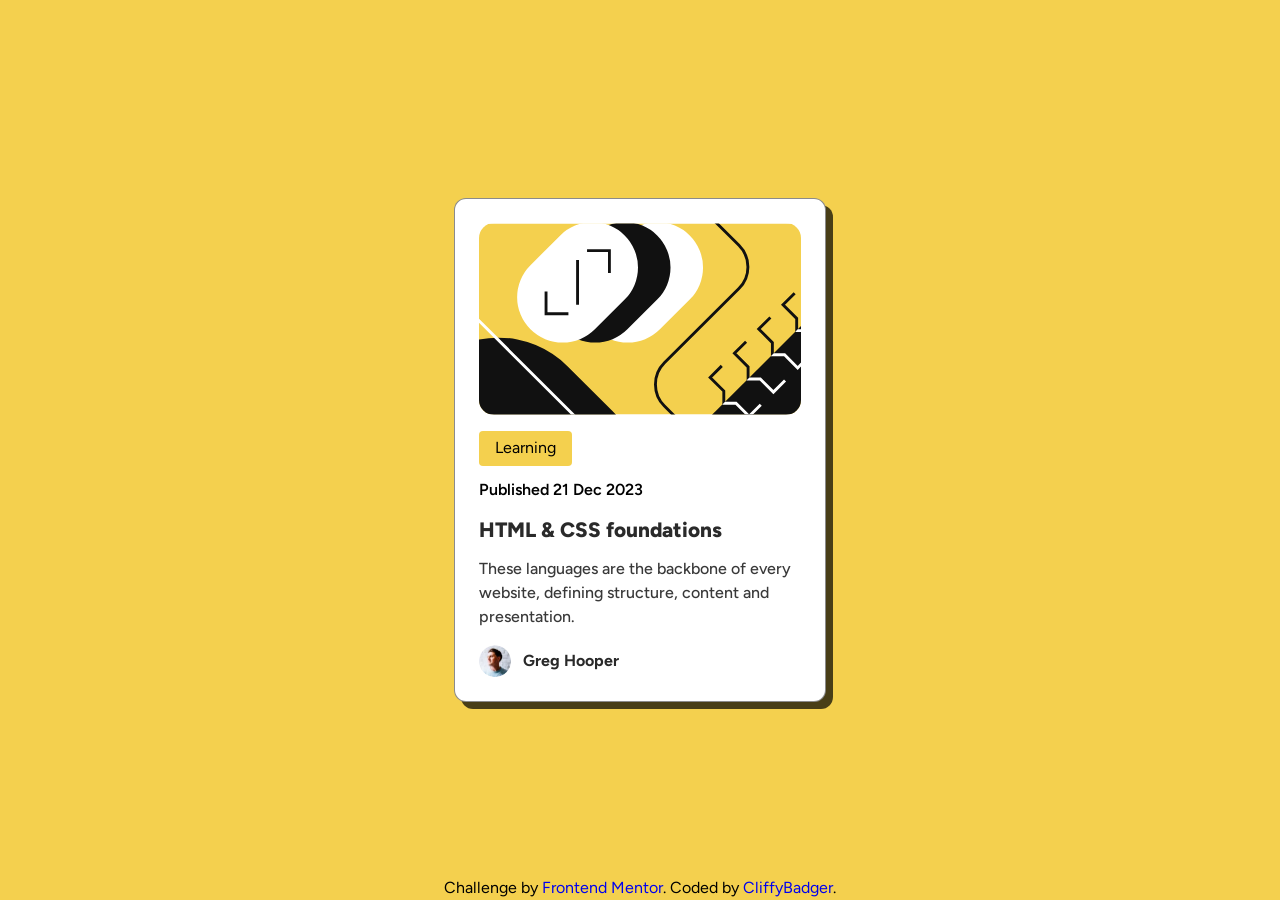
<file: blog-preview-card-main/index.html>
<!DOCTYPE html>
<html lang="en">

<head>
  <meta charset="UTF-8">
  <meta name="viewport" content="width=device-width, initial-scale=1.0">
  <link rel="stylesheet" href="style.css">
  <link rel="icon" type="image/png" sizes="32x32" href="./assets/images/favicon-32x32.png">
  <title>| Blog preview card</title>
</head>

<body>
  <main>

    <img src="assets/images/illustration-article.svg" alt="">

    <section class="hero">

      <span>Learning</span>
      <p class="publish-date">Published 21 Dec 2023</p>
      <h1>HTML & CSS foundations</h1>
      <p class="content">These languages are the backbone of every website, defining structure, content and
        presentation.
      </p>

    </section>

    <div class="author">

      <img src="assets/images/image-avatar.webp" alt="">
      <span class="author-name">Greg Hooper</span>

    </div>
  </main>

  <div class="attribution">
    Challenge by <a href="https://www.frontendmentor.io?ref=challenge" target="_blank">Frontend Mentor</a>.
    Coded by <a href="#">CliffyBadger</a>.
  </div>

</body>

</html>
</file>
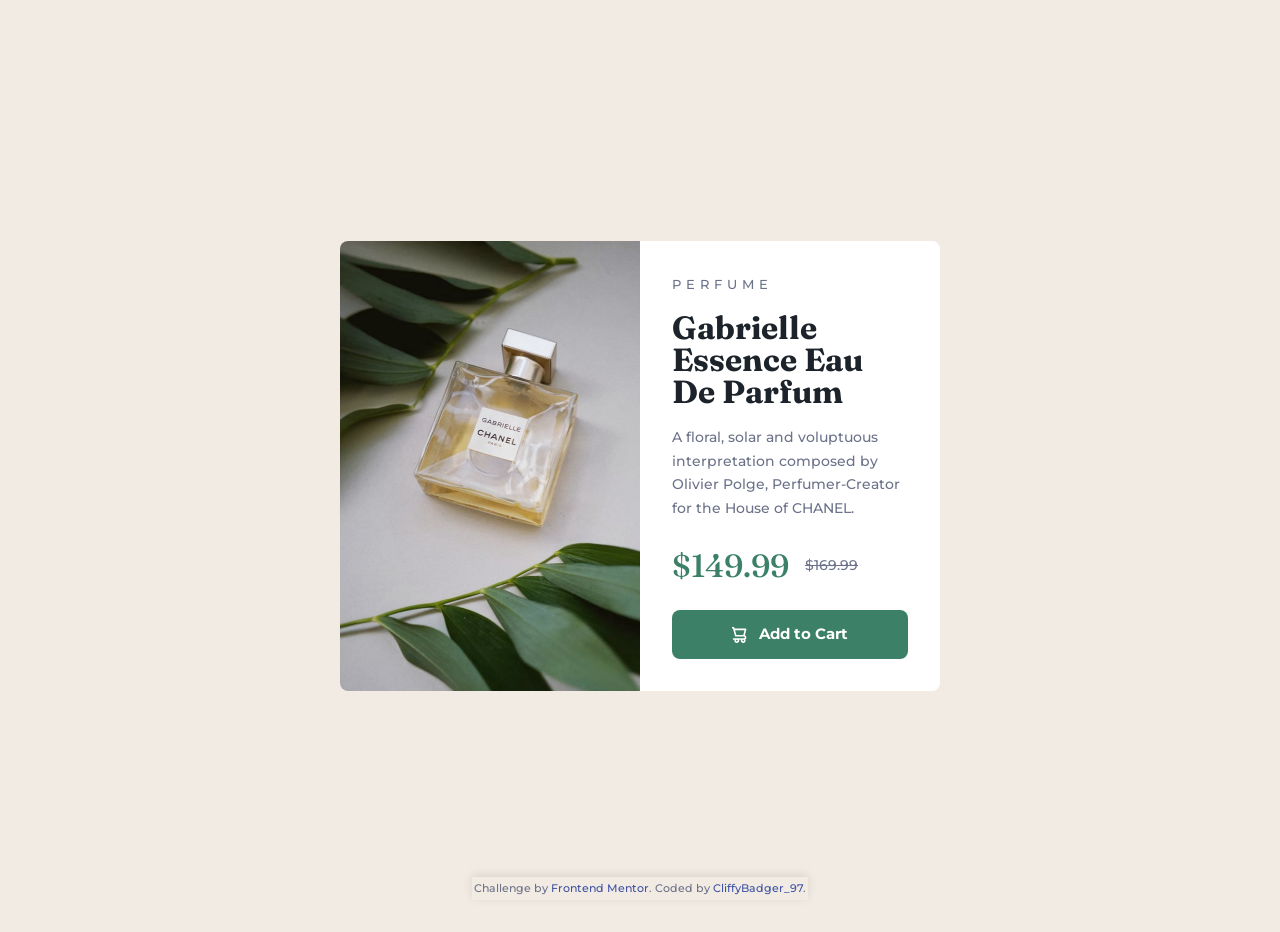
<file: product-preview-card-component-main/index.html>
<!DOCTYPE html>
<html lang="en">

<head>
  <meta charset="UTF-8">
  <meta name="viewport" content="width=device-width, initial-scale=1.0">
  <!-- displays site properly based on user's device -->

  <link rel="preconnect" href="https://fonts.googleapis.com">
  <link rel="preconnect" href="https://fonts.gstatic.com" crossorigin>
  <link
    href="https://fonts.googleapis.com/css2?family=Fraunces:ital,opsz,wght@0,9..144,100..900;1,9..144,100..900&family=Montserrat:ital,wght@0,100..900;1,100..900&display=swap"
    rel="stylesheet">
  <link rel="icon" type="image/png" sizes="32x32" href="./images/favicon-32x32.png">
  <link rel="stylesheet" href="style.css">

  <title>Frontend Mentor | Product preview card component</title>
</head>

<body>

  <main>

    <article class="product">

      <picture class="product__image">
        <source srcset="images/image-product-desktop.jpg" media="(min-width: 600px)">
        <img src="images/image-product-mobile.jpg" alt="Gabrielle Essense Perfume bottle laying on a table.">
      </picture>

      <div class="product__content">
        <p class="product__category">Perfume</p>

        <h1 class="product__title">Gabrielle Essence Eau De Parfum</h1>

        <p>A floral, solar and voluptuous interpretation composed by Olivier Polge, Perfumer-Creator for the House of CHANEL.</p>

        <div class="flex-group">
          <p class="product__price">
            <span class="visually-hidden">Current Price:</span>
            $149.99
          </p>
          <p class="product__original-price">
            <span class="visually-hidden">Original Price:</span>
            <s>$169.99</s>
          </p>
        </div>

        <button class="button" data-icon="shopping-cart">Add to Cart</button>
      </div>

    </article>

  </main>



  <div class="attribution">
    Challenge by <a href="https://www.frontendmentor.io?ref=challenge" target="_blank">Frontend Mentor</a>.
    Coded by <a href="#">CliffyBadger_97</a>.
  </div>
</body>

</html>
</file>
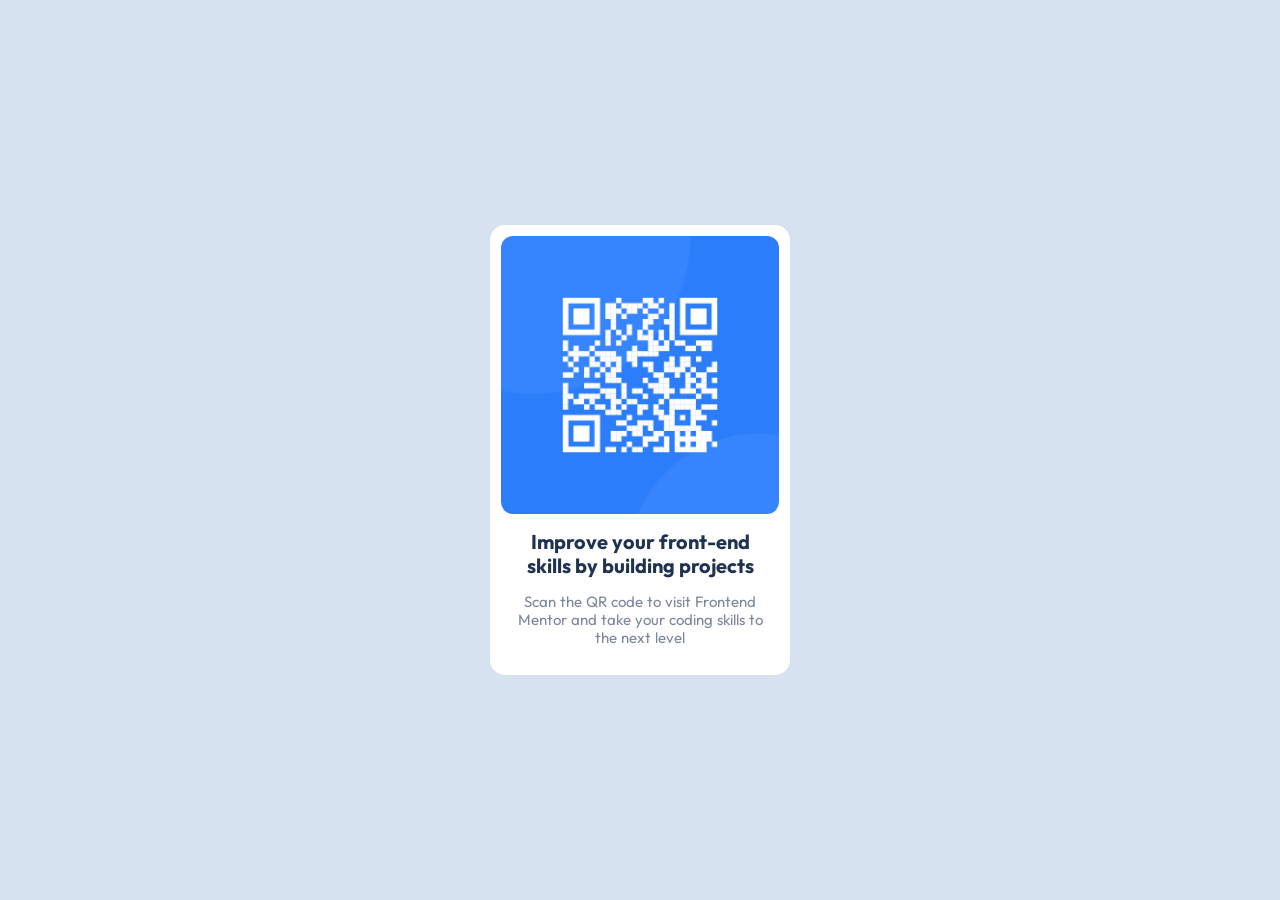
<file: qr-code-component-main/index.html>
<!DOCTYPE html>
<html lang="en">
<head>
    <meta charset="UTF-8">
    <meta name="viewport" content="width=device-width, initial-scale=1.0">
    <link rel="stylesheet" href="style.css">
    <title>QR Code</title>
</head>
<body>
    <div class="main">

        <div class="qrcode">
            <img src="images/image-qr-code.png" alt="">
        </div>

        <div class="text1"><p>Improve your front-end skills by building projects</p></div>

        <div class="text2">Scan the QR code to visit Frontend Mentor and take your coding skills to the next level</div>

    </div>
    
</body>
</html>
</file>
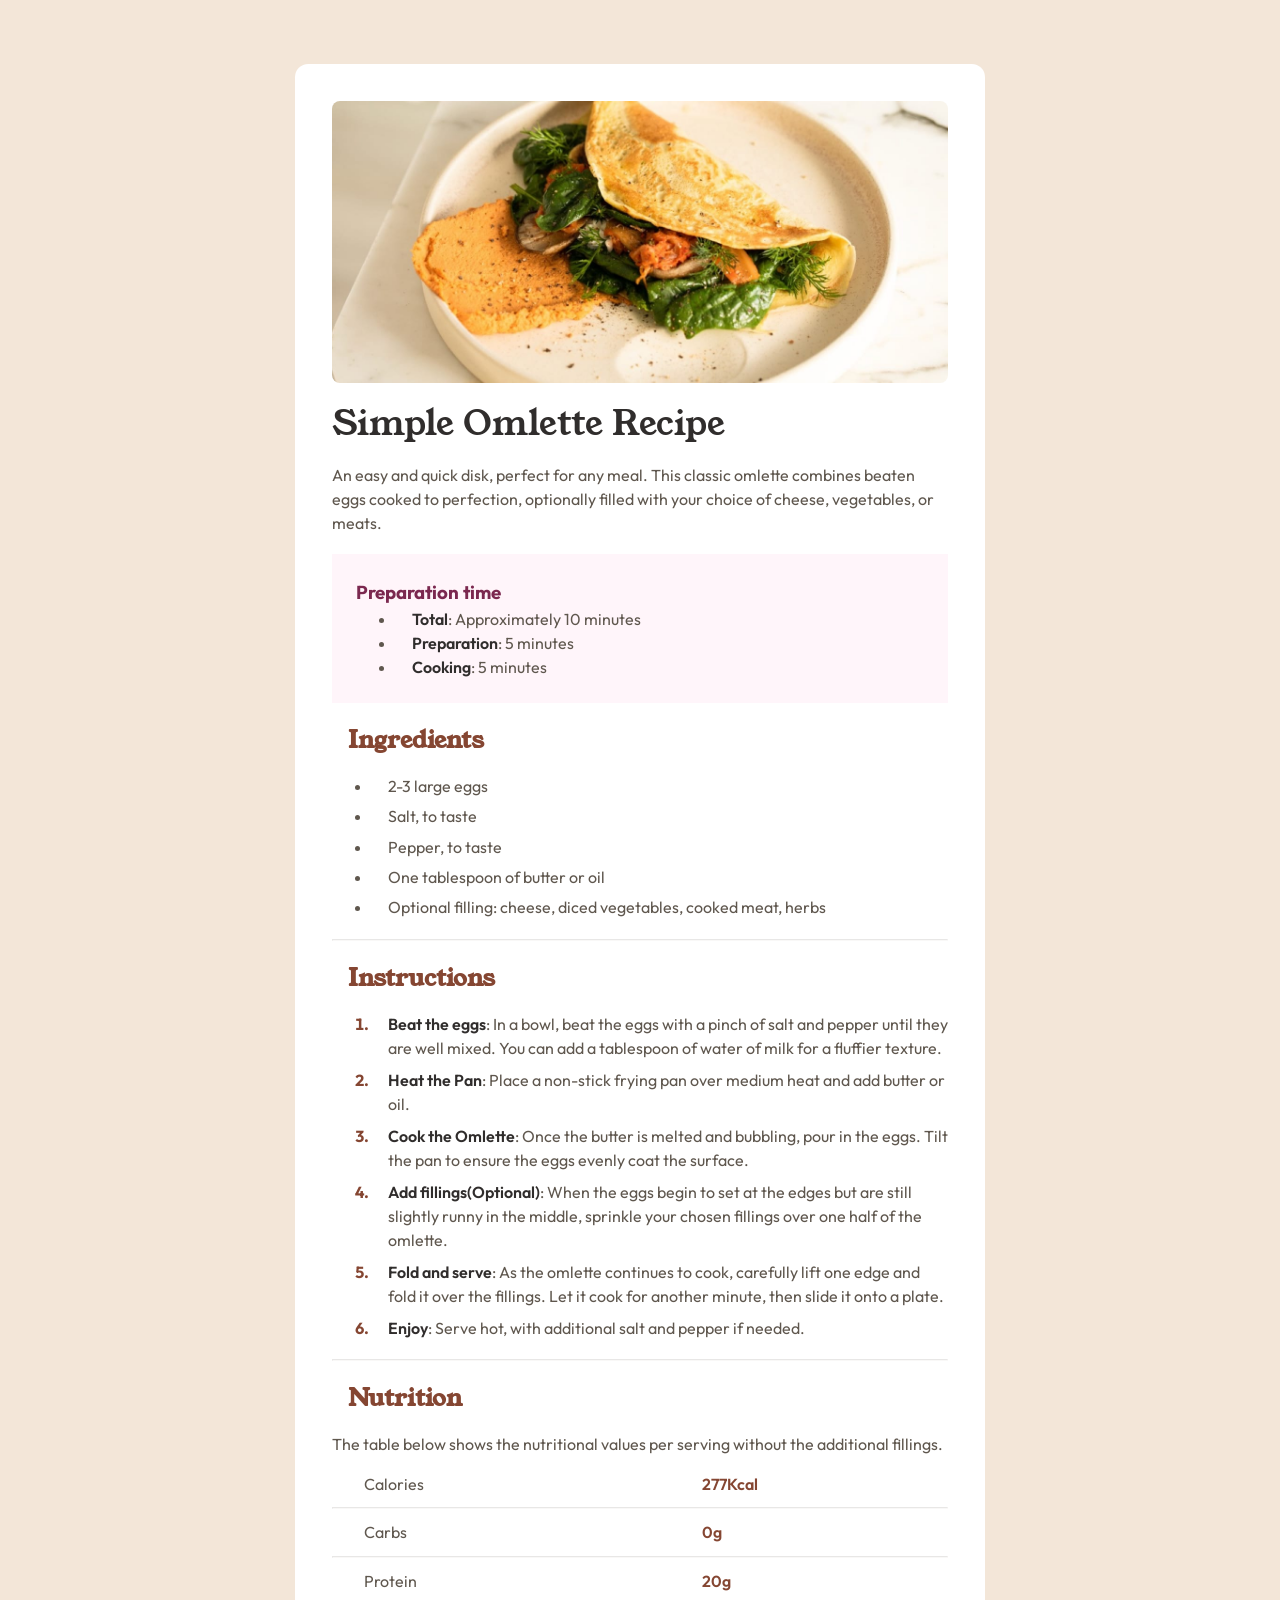
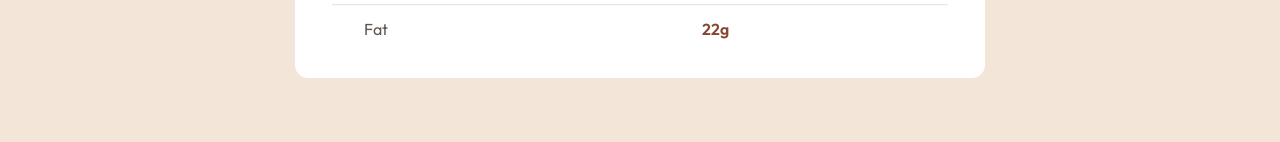
<file: recipe-page-main/index.html>
<!DOCTYPE html>
<html lang="en">
<head>
    <meta charset="UTF-8">
    <meta name="viewport" content="width=device-width, initial-scale=1.0">
    <link rel="preconnect" href="https://fonts.googleapis.com">
    <link rel="preconnect" href="https://fonts.gstatic.com" crossorigin>
    <link href="https://fonts.googleapis.com/css2?family=Outfit:wght@100..900&family=Young+Serif&display=swap" rel="stylesheet">

    <link rel="icon" type="image/png" href="assets/images/favicon-32x32.png">
    <link rel="stylesheet" href="style.css">

    <title>| Recipe Page</title>
</head>
<body>
    <main>
        <article class="recipe">
            <img src="assets/images/image-omelette.jpeg" alt="">

            <h1>Simple Omlette Recipe</h1>

            <p class="recipe__intro">An easy and quick disk, perfect for any meal. This classic omlette combines beaten eggs cooked to perfection, optionally filled with your choice of cheese, vegetables, or meats.</p>

            <div class="recipe__preptime">
                <h3>Preparation time</h3>

                <ul>
                    <li><span>Total</span>: Approximately 10 minutes</li>
                    <li><span>Preparation</span>: 5 minutes</li>
                    <li><span>Cooking</span>: 5 minutes</li>
                </ul>
            </div>

            <div class="recipe__ingredients">
                <h2>Ingredients</h2>

                <ul class="ingredients">
                    <li>2-3 large eggs</li>
                    <li>Salt, to taste</li>
                    <li>Pepper, to taste</li>
                    <li>One tablespoon of butter or oil</li>
                    <li>Optional filling: cheese, diced vegetables, cooked meat, herbs</li>
                </ul>
            </div>

            <hr>

            <div class="recipe__instructions">
                <h2>Instructions</h2>

                <ol class="instructions">
                    <li><span>Beat the eggs</span>: In a bowl, beat the eggs with a pinch of salt and pepper until they are well mixed. You can add a tablespoon of water of milk for a fluffier texture.</li>

                    <li><span>Heat the Pan</span>: Place a non-stick frying pan over medium heat and add butter or oil.</li>

                    <li><span>Cook the Omlette</span>: Once the butter is melted and bubbling, pour in the eggs. Tilt the pan to ensure the eggs evenly coat the surface.</li>

                    <li><span>Add fillings(Optional)</span>: When the eggs begin to set at the edges but are still slightly runny in the middle, sprinkle your chosen fillings over one half of the omlette.</li>

                    <li><span>Fold and serve</span>: As the omlette continues to cook, carefully lift one edge and fold it over the fillings. Let it cook for another minute, then slide it onto a plate.</li>

                    <li><span>Enjoy</span>: Serve hot, with additional salt and pepper if needed.</li>
                </ol>
            </div>

            <hr>

            <div class="recipe__nutrition">
                <h2>Nutrition</h2>

                <p class="nutrition">The table below shows the nutritional values per serving without the additional fillings.</p>

                <div class="nutrition-item">
                    <div class="value">Calories <span>277Kcal</span></div>
                    <hr>
                    <div class="value">Carbs <span>0g</span></div>
                    <hr>
                    <div class="value">Protein <span>20g</span></div>
                    <hr>
                    <div class="value">Fat <span>22g</span></div>
                </div>
            </div>

        </article>
    </main>
</body>
</html>
</file>
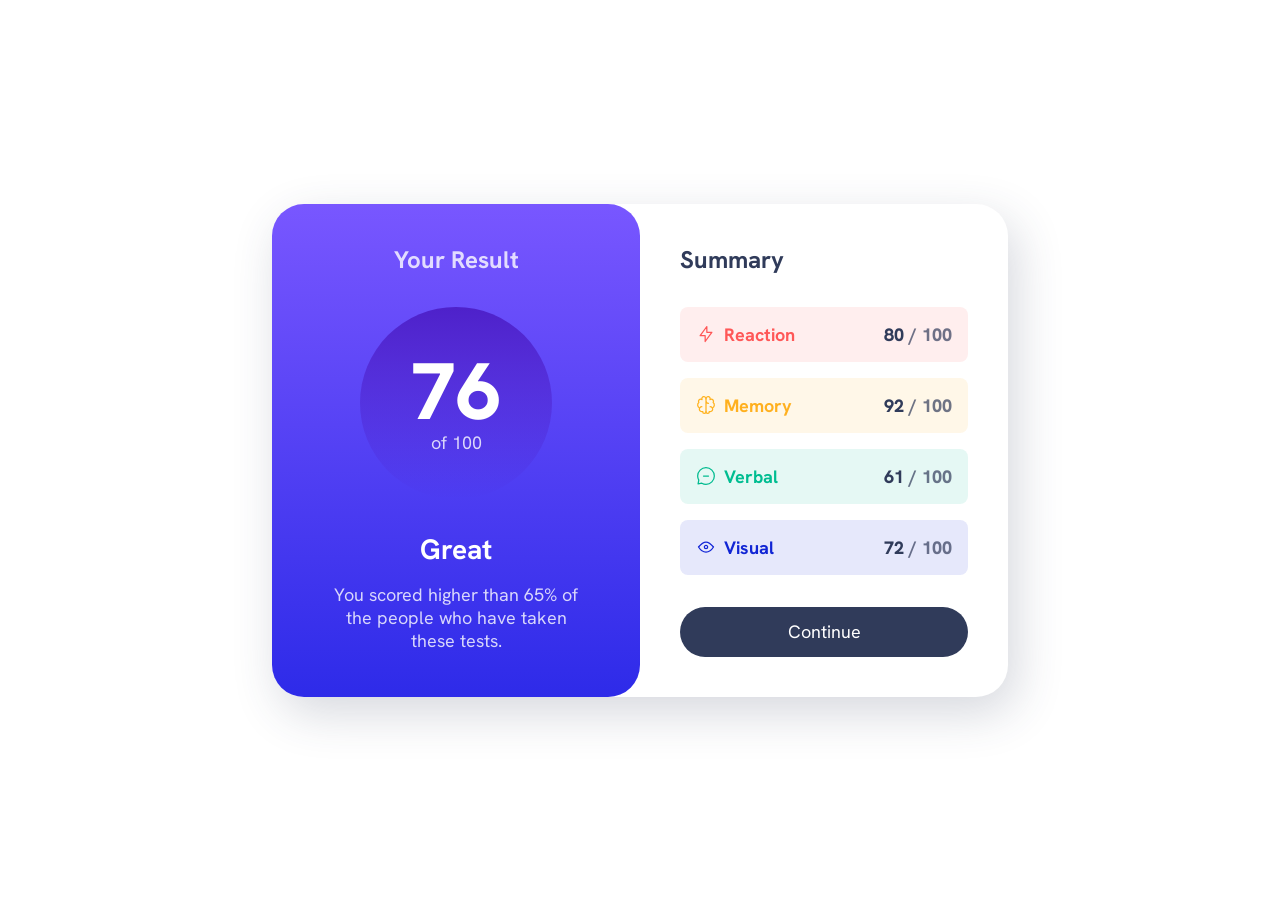
<file: results-summary-component-main/index.html>
<!DOCTYPE html>
<html lang="en">

<head>
  <meta charset="UTF-8">
  <meta name="viewport" content="width=device-width, initial-scale=1.0">

  <link rel="stylesheet" href="style.css">
  <title>Results Summary</title>
</head>

<body>
  <main>

    <div class="result-summary">

      <div class="results grid-flow" data-spacing="large">

        <h1 class="section-title">
          Your Result
        </h1>

        <p class="result-score">
          <span>76</span> of 100
        </p>

        <div class="grid-flow">
          <p class="result-rank">Great</p>
          <p>You scored higher than 65% of the people who have taken these tests.</p>
        </div>

      </div>

      <div class="summary grid-flow" data-spacing="large">
        <h2 class="section-title">Summary</h2>

        <div class="grid-flow">

          <div class="summary-item" data-item-type="accent-1">
            <div class="flex-group">
              <img src="assets/images/icon-reaction.svg" alt="">
              <h3 class="summary-item-title">Reaction</h3>
            </div>
            <p class="summary-score"><span>80</span> / 100</p>
          </div>

          <div class="summary-item" data-item-type="accent-2">
            <div class="flex-group">
              <img src="assets/images/icon-memory.svg" alt="">
              <h3 class="summary-item-title">Memory</h3>
            </div>
            <p class="summary-score"><span>92</span> / 100</p>
          </div>

          <div class="summary-item" data-item-type="accent-3">
            <div class="flex-group">
              <img src="assets/images/icon-verbal.svg" alt="">
              <h3 class="summary-item-title">Verbal</h3>
            </div>
            <p class="summary-score"><span>61</span> / 100</p>
          </div>

          <div class="summary-item" data-item-type="accent-4">
            <div class="flex-group">
              <img src="assets/images/icon-visual.svg" alt="">
              <h3 class="summary-item-title">Visual</h3>
            </div>
            <p class="summary-score"><span>72</span> / 100</p>
          </div>

        </div>

        <button class="button">Continue</button>

      </div>

    </div>
  </main>
</body>

</html>
</file>
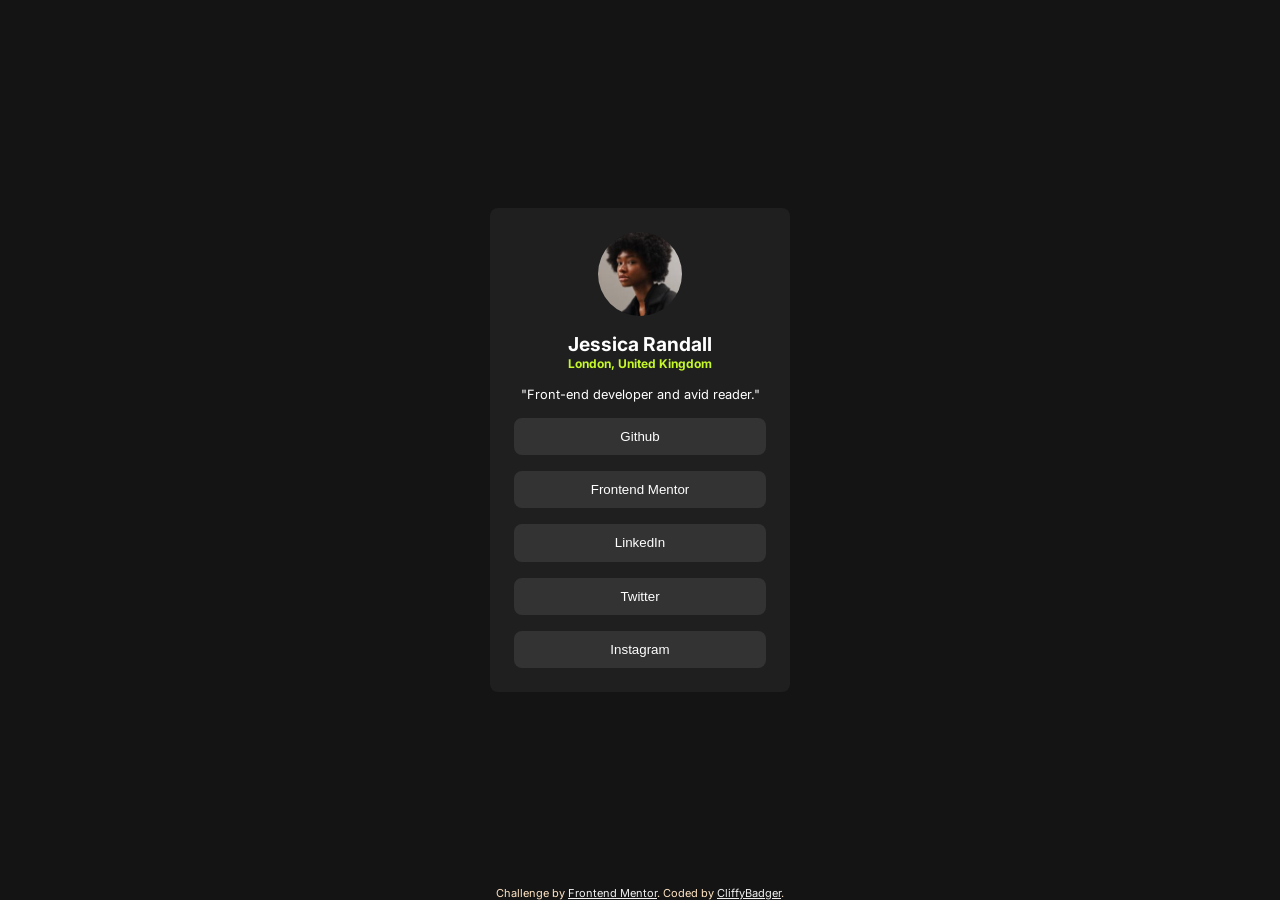
<file: social-links-profile-main/index.html>
<!DOCTYPE html>
<html lang="en">

<head>
  <meta charset="UTF-8">
  <meta name="viewport" content="width=device-width, initial-scale=1.0">

  <link rel="preconnect" href="https://fonts.googleapis.com">
  <link rel="preconnect" href="https://fonts.gstatic.com" crossorigin>
  <link href="https://fonts.googleapis.com/css2?family=Inter:wght@100..900&display=swap" rel="stylesheet">

  <!-- displays site properly based on user's device -->
  <link rel="stylesheet" href="style.css">
  <link rel="icon" type="image/png" sizes="32x32" href="./assets/images/favicon-32x32.png">

  <title>| Social links profile</title>
</head>

<body>
  <main>

    <article class="social-menu">

      <img src="assets/images/avatar-jessica.jpeg" alt="">

      <div class="author-info">
        <h1>Jessica Randall</h1>
        <span>London, United Kingdom</span>        
      </div>

      <p>"Front-end developer and avid reader."</p>
  
      <div class="social-buttons">
        <button>Github</button>
        <button>Frontend Mentor</button>
        <button>LinkedIn</button>
        <button>Twitter</button>
        <button>Instagram</button>
      </div>
      
    </article>

    

  </main>

  <div class="attribution">
    Challenge by <a href="https://www.frontendmentor.io?ref=challenge" target="_blank">Frontend Mentor</a>.
    Coded by <a href="#">CliffyBadger</a>.
  </div>
</body>

</html>
</file>
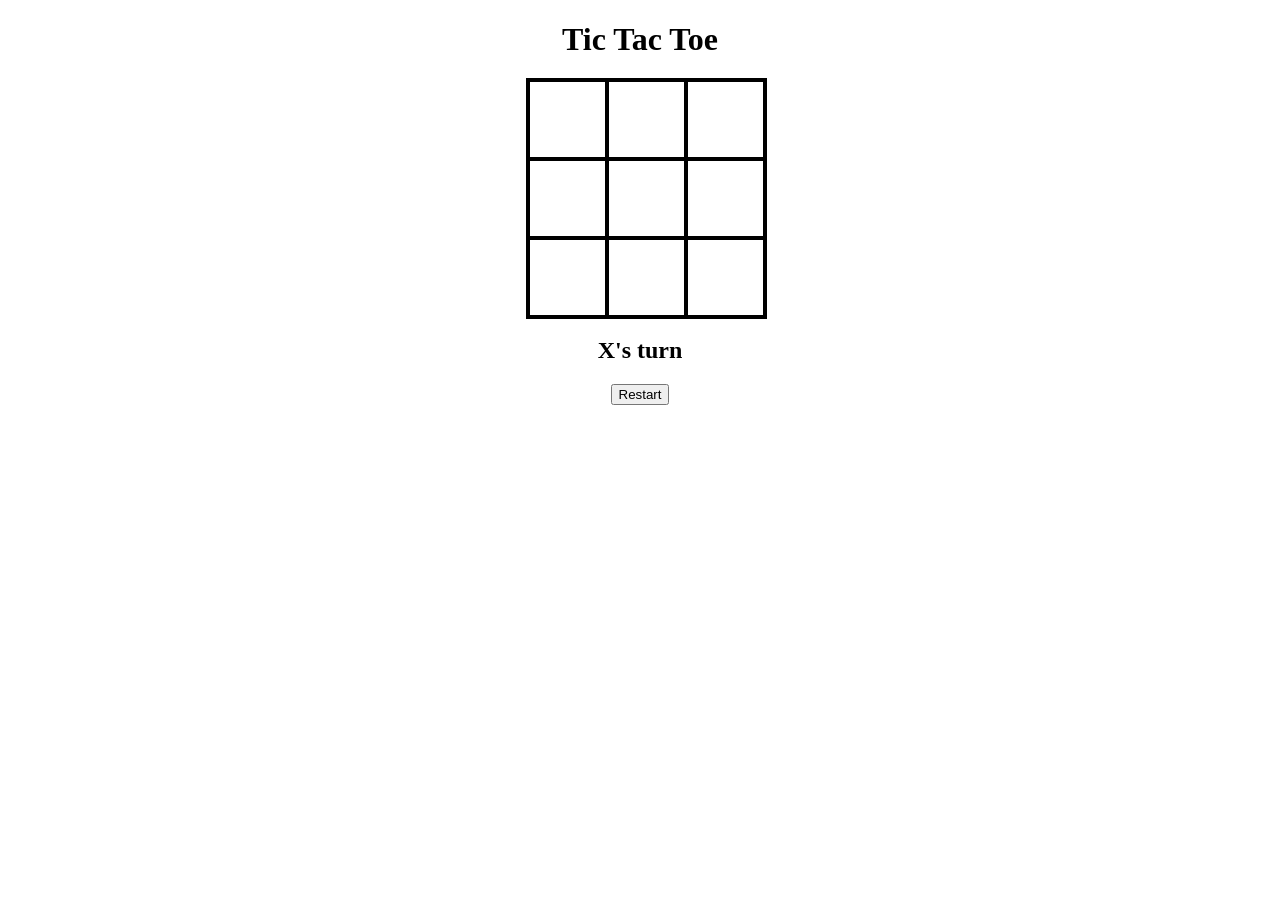
<file: TicTacToe/index.html>
<!DOCTYPE html>
<html lang="en">
<head>
    <meta charset="UTF-8">
    <meta name="viewport" content="width=device-width, initial-scale=1.0">
    <title>| Son1x.</title>
    <link rel="stylesheet" href="style.css">
    <script src="script.js" defer></script>
</head>
<body>
    <div id="gameContainer">
        <h1>Tic Tac Toe</h1>
        <div id="cellContainer">
            <div cellIndex ="0" class="cell"></div>
            <div cellIndex ="1" class="cell"></div>
            <div cellIndex ="2" class="cell"></div>
            <div cellIndex ="3" class="cell"></div>
            <div cellIndex ="4" class="cell"></div>
            <div cellIndex ="5" class="cell"></div>
            <div cellIndex ="6" class="cell"></div>
            <div cellIndex ="7" class="cell"></div>
            <div cellIndex ="8" class="cell"></div>
        </div>
        <h2 id="statusText"></h2>
        <button id="restartBtn">Restart</button>
    </div>
</body>
</html>
</file>
<file: blog-preview-card-main/style.css>
@import url('https://fonts.googleapis.com/css2?family=Figtree:ital,wght@0,300..900;1,300..900&display=swap');

/* Box sizing rules */
*,
*::before,
*::after {
    box-sizing: border-box;
}

* {
    margin: 0;
    padding: 0;
    text-decoration: none;
}

body {
    font-family: "Figtree", sans-serif;
    min-height: 100vh;
    text-rendering: optimizeSpeed;
    line-height: 1.5;
    display: flex;
    align-items: center;
    justify-content: center;
    background-color: #F4D04E;
}

img,
picture,
svg {
    max-width: 100%;
    display: block;
    border-radius: 15px;
}

main {
    background-color: #fff;
    display: flex;
    flex-direction: column;
    max-width: 372px;
    height: auto;
    padding: 1.5rem;
    border-radius: .75rem;
    border: 1px solid rgba(90, 90, 90, 0.7);
    box-shadow: 7px 7px 0px rgba(0, 0, 0, 0.7);
    gap: 1rem;
    z-index: 10;
}

.hero {
    display: flex;
    flex-direction: column;
    gap: .75em;
}

.hero span {
    background-color: #F4D04E;
    border-radius: .25rem;
    padding: .33em 1em;
    display: inline-flex;
    width: fit-content;
}

.publish-date {
    font-weight: 600;
}

h1 {
    font-size: 1.3rem;
    font-weight: 800;
    color: rgb(42, 42, 42);
}

h1:hover,
h1:active {
    color: #F4D04E;
    cursor: pointer;
}

.content {
    font-weight: 500;
    color: rgb(57, 57, 57);
}

.author {
    display: flex;
    align-items: center;
    gap: .75rem;
}

.author img {
    max-width: 32px;
}

.author-name {
    font-weight: 700;
    color: rgb(41, 41, 41);
}

.attribution {
    position: fixed;
    bottom: 0;

}
</file>
<file: product-preview-card-component-main/style.css>
:root {
    --clr-primary-400: hsl(158, 36%, 37%);
    --clr-primary-500: hsl(158, 36%, 20%);
    --clr-secondary-200: hsl(30, 38%, 92%);

    --clr-neutral-900: hsl(212, 21%, 14%);
    --clr-neutral-400: hsl(228, 12%, 48%);
    --clr-neutral-100: hsl(0, 0%, 100%);

    --ff-accent: "Fraunces", serif;
    --ff-base: "Montserrat", sans-serif;

    --fw-regular: 500;
    --fw-bold: 700;
}

/*
  1. Use a more-intuitive box-sizing model.
*/
*, *::before, *::after {
    box-sizing: border-box;
  }
  /*
    2. Remove default margin
  */
  * {
    margin: 0;
  }
  /*
    Typographic tweaks!
    3. Add accessible line-height
    4. Improve text rendering
  */
  body {
    line-height: 1.7;
    -webkit-font-smoothing: antialiased;
  }
  /*
    5. Improve media defaults
  */
  img, picture, video, canvas, svg {
    display: block;
    max-width: 100%;
  }
  /*
    6. Remove built-in form typography styles
  */
  input, button, textarea, select {
    font: inherit;
  }
  /*
    7. Avoid text overflows
  */
  p, h1, h2, h3, h4, h5, h6 {
    overflow-wrap: break-word;
  }

  h1, h2, h3 {
    line-height: 1;
  }

  /* General Styling */

  body {
    font-family: var(--ff-base);
    font-weight: var(--fw-regular);
    font-size: .875rem;
    color: var(--clr-neutral-400);
    background-color: var(--clr-secondary-200);

    display: grid;
    min-height: 100vh;
    place-content: center;
    margin: 1rem;
  }

  /* Utilities */

  .flex-group {
    display: flex;
    gap: 1rem;
    flex-wrap: warp;
    align-items: center;
  }

  .visually-hidden:not(:focus):not(:active) {
    clip: rect(0 0 0 0); 
    clip-path: inset(50%);
    height: 1px;
    overflow: hidden;
    position: absolute;
    white-space: nowrap; 
    width: 1px;
  }

  /* button */

  .button {
    cursor: pointer;
    text-decoration: none;
    
    display: inline-flex;
    justify-content: center;
    align-items: center;
    gap: 0.75rem;

    border: 0;
    border-radius: 0.5rem;
    padding: .75em 1.5em;
    background-color: var(--clr-primary-400);
    color: var(--clr-neutral-100);
    font-weight: var(--fw-bold);
    font-size: 0.925rem;
  }

  .button[data-icon="shopping-cart"]::before {
    content: "";
    background-image: url("images/icon-cart.svg");
    width: 15px;
    height: 16px;
    /* background-color: red; */
  }

  .button:is(:hover, :focus) {
    background-color: var(--clr-primary-500);
  }

  /* Product Styles */

  .product {
    --content-padding: 1.5rem;
    --content-spacing: 1rem;

    display: grid;
    background-color: var(--clr-neutral-100);
    border-radius: 0.5rem;
    overflow: hidden;
    max-width: 600px;
  }

  @media (min-width: 600px) {
    .product {
        --content-padding: 2rem;
        grid-template-columns: 1fr 1fr;
    }
  }

  .product__content {
    display: grid;
    gap: var(--content-spacing);
    padding: var(--content-padding);
  }

  .product__category {
    font-size: 0.8125rem;
    letter-spacing: 5px;
    text-transform: uppercase;
  }

  .product__title {
    font-size: 2rem;
    font-family: var(--ff-accent);
    color: var(--clr-neutral-900);
  }

  .product__price {
    font-size: 2rem;
    font-family: var(--ff-accent);
    color: var(--clr-primary-400);
  }



/* Attribution Styling */

.attribution { 
    font-size: 11px;
    text-align: center;
    position: fixed;
    bottom: 0;
    left: 50%;
    transform: translateX(-50%);
    padding: 2px; /* Optional: padding for better appearance */
    box-shadow: 0 -2px 10px rgba(0, 0, 0, 0.1); /* Optional: shadow for better visibility */
    z-index: -1; /* Ensure it stays below other content */     
 }
.attribution a {
    text-decoration: none;
    color: hsl(228, 45%, 44%);
 }
</file>
<file: qr-code-component-main/style.css>
@import url('https://fonts.googleapis.com/css2?family=Outfit:wght@100..900&display=swap');

* {
    margin: 0;
    padding: 0;
    box-sizing: border-box;
    font-family: "Outfit", sans-serif;
}

html:focus-within {
    scroll-behavior: smooth;
}

/* Set core body defaults */
body {
    min-height: 100vh;
    text-rendering: optimizeSpeed;
    line-height: 1.5;
    background: hsl(212, 45%, 89%);
    display: flex;
    justify-content: center;
    align-items: center;
}

img,
picture {
    max-width: 100%;
    display: block;
    padding:11px;
    border-radius: 23px;
}

.main {
    background: hsl(0, 0%, 100%);
    width: 300px;
    height: 450px;
    border-radius: 15px;
    display: flex;
    flex-direction: column;
}

.text1 {
    color: hsl(218, 44%, 22%);
    font-weight: 700;
    line-height: 1.2;
    font-size: 20px;
    text-align: center;
    padding: 5px 20px 10px 20px
}

.text2 {
    color: hsl(220, 15%, 55%);
    font-weight: 400;
    font-size: 15px;
    line-height: 1.2;
    word-spacing: 1px;
    text-align: center;
    padding: 5px 20px 10px 20px;
}
</file>
<file: recipe-page-main/style.css>
:root {
    --clr-primary-nutmeg: hsl(14, 45%, 36%);
    --clr-primary-raspberry: hsl(332, 51%, 32%);

    --clr-neutral-white: hsl(0, 0%, 100%);
    --clr-neutral-rosewhite: hsl(330, 100%, 98%);
    --clr-neutral-eggshell: hsl(30, 54%, 90%);
    --clr-neutral-lightgrey: hsl(30, 18%, 87%);
    --clr-neutral-wengebrown: hsl(30, 10%, 34%);
    --clr-neutral-charcoal: hsl(24, 5%, 18%);

    --ff-accent: "Young Serif", serif;
    --ff-base: "Outfit", sans-serif;

    --fw-regular: 400;
    --fw-bold: 600;
    --fw-heavy: 700;
}

/* Basic CSS Reset  */

/*
  1. Use a more-intuitive box-sizing model.
*/
*, *::before, *::after {
  box-sizing: border-box;
}
/*
  2. Remove default margin
*/
* {
  margin: 0;
  /* padding: 0; */
}
/*
  Typographic tweaks!
  3. Add accessible line-height
  4. Improve text rendering
*/
body {
  line-height: 1.5;
  -webkit-font-smoothing: antialiased;
}
/*
  5. Improve media defaults
*/
img, picture, video, canvas, svg {
  display: block;
  max-width: 100%;
}
/*
  6. Remove built-in form typography styles
*/
input, button, textarea, select {
  font: inherit;
}
/*
  7. Avoid text overflows
*/
p, h1, h2, h3, h4, h5, h6 {
  overflow-wrap: break-word;
}

/* GENERAL STYLING */

body {
  background-color: var(--clr-neutral-eggshell);
  font-family: var(--ff-base);
  color: var(--clr-neutral-wengebrown);
  display: grid;
  min-height: 100vh;
  place-content: center;

  
}

/* Example media query for small screens */



/* Article Styling */

.recipe {
  background-color: var(--clr-neutral-white);
  max-width: 690px;

  padding: 2.3rem;
  border-radius: 0.825rem;
  margin: 4rem 0;

  display: grid;
  gap: 1.2rem;
}

@media only screen and (max-width: 600px) {
  .recipe {
    margin: 0;
  }
}

img {
  border-radius: 0.5rem;
}

h1 {
  font-family: var(--ff-accent);
  font-size: 2.2rem;
  font-weight: var(--fw-regular);
  color: var(--clr-neutral-charcoal);
  line-height: 1.2;
}

h2 {
  color: var(--clr-primary-nutmeg);
  font-family: var(--ff-accent);
  margin-left: 1rem;
}

h3 {
  color: var(--clr-primary-raspberry);
}

.recipe__preptime {
  background-color: var(--clr-neutral-rosewhite);
  padding: 1.5rem;
}

.recipe__preptime li {
  padding-left: 1rem;
}

span {
  font-weight: var(--fw-bold);
  color: var(--clr-neutral-charcoal);
}

hr {
  border-color: var(--clr-neutral-lightgrey);
  opacity: 0.2;
}

.recipe__ingredients {
  display: grid;
  gap: 1rem;
}

.ingredients {
  display: grid;
  gap: 0.4rem;
}
.ingredients li {
  padding-left: 1rem;
}

.recipe__instructions{
  display: grid;
  gap: 1rem;
}

.instructions {
  display: grid;
  gap: 0.5rem;
}

.recipe__instructions li {
  padding-left: 1rem;
}

.recipe__instructions li::marker {
  color: var(--clr-primary-nutmeg);
  font-weight: var(--fw-heavy);
}

.recipe__nutrition {
  display: grid;
  gap: 1rem;
}

.nutrition-item {
  display: grid;
  gap: 0.7rem;
  position: relative;
}

.value {
  display: flex;
  padding-left: 2rem;
}

.value span {
  color: var(--clr-primary-nutmeg);
  position: absolute;
  left: 60%;  
}
</file>
<file: results-summary-component-main/style.css>
@font-face {
    font-family: 'HankenGrotesk';
    font-display: swap;
    font-weight: 100 900;
    src: url(assets/fonts/HankenGrotesk-VariableFont_wght.ttf) format('truetype');
}

:root {
    --clr-primary-hsl-400: 252, 100%, 67%;
    --clr-primary-hsl-500: 256, 72%, 46%;
    --clr-secondary-hsl-400: 241, 81%, 54%;
    --clr-secondary-hsl-500: 241, 72%, 46%;

    --clr-neutral-hsl-100: 0, 0%, 100%;
    --clr-neutral-hsl-200: 221, 100%, 96%;
    --clr-neutral-hsl-300: 241, 100%, 89%;
    --clr-neutral-hsl-700: 224, 30%, 27%;

    --clr-neutral-100: hsl(var(--clr-neutral-hsl-100));
    --clr-neutral-200: hsl(var(--clr-neutral-hsl-200));
    --clr-neutral-300: hsl(var(--clr-neutral-hsl-300));
    --clr-neutral-700: hsl(var(--clr-neutral-hsl-700));

    --clr-primary-400: hsl(var(--clr-primary-hsl-400));
    --clr-primary-500: hsl(var(--clr-primary-hsl-500));
    --clr-secondary-400: hsl(var(--clr-secondary-hsl-400));
    --clr-secondary-500: hsl(var(--clr-secondary-hsl-500));

    --gradient-primary: linear-gradient(var(--clr-primary-400), var(--clr-secondary-400));

    --gradient-to-transparent: linear-gradient(var(--clr-primary-500),
            hsl(var(--clr-secondary-hsl-500), 0));

    --clr-accent-1: 0, 100%, 67%;
    --clr-accent-2: 39, 100%, 56%;
    --clr-accent-3: 166, 100%, 37%;
    --clr-accent-4: 234, 85%, 45%;

    --font-family-default: 'HankenGrotesk', sans-serif;

    --fw-regular: 500;
    --fw-bold: 700;
    --fw-black: 800;

    --fs-400: 1.125rem;
    --fs-500: 1.25rem;
    --fs-600: 1.5rem;
    --fs-700: 1.75rem;
    --fs-800: 2rem;
    --fs-900: 5rem;

}

*,
*::before,
*::after {
    box-sizing: border-box;
}

* {
    margin: 0;
    font: inherit;
}

img,
svg {
    display: block;
    max-width: 100%;
}

body {
    font-family: var(--font-family-default);
    font-size: var(--fs-400);
    color: var(--clr-neutral-700);
}

@media (min-width: 600px) {
    body {
        min-height: 100vh;
        display: grid;
        place-items: center;
    }
}

.flex-group {
    display: flex;
    align-items: center;
    gap: 0.5rem;
    flex-wrap: wrap;
}

.grid-flow {
    display: grid;
    align-content: start;
    gap: 1rem;
}

.grid-flow[data-spacing="large"] {
    gap: 2rem;
}

.section-title {
    font-weight: var(--fw-bold);
    font-size: var(--fs-600);
}

.button {
    color: var(--clr-neutral-100);
    line-height: 1;
    background: var(--clr-neutral-700);
    padding: 1rem 2rem;
    border: 0;
    border-radius: 100vw;
    cursor: pointer;
}

.button:hover,
.button:focus-visible {
    background: var(--gradient-primary);
}

.result-summary {
    --padding: 2.5rem;
    --border-radius: 2rem;

    max-width: 46rem;
    display: grid;
}

@media (min-width: 600px) {
    .result-summary {
        margin-inline: 1rem;
        grid-template-columns: 1fr 1fr;
        border-radius: var(--border-radius);
        box-shadow: .5rem 1rem 3rem hsl(var(--clr-neutral-hsl-700), .2);

    }
}

.results {
    color: hsl(var(--clr-neutral-hsl-100), 0.8);
    padding: var(--padding) calc(var(--padding) * 1.5);
    text-align: center;
    background: var(--gradient-primary);
    border-radius: 0 0 var(--border-radius) var(--border-radius);

}

@media (min-width: 600px) {
    .results {
        border-radius: var(--border-radius);
    }
}

.result-score {
    display: grid;
    place-content: center;
    width: 12rem;
    margin-inline: auto;
    background: var(--gradient-to-transparent);
    aspect-ratio: 1 / 1;
    border-radius: 50%;
}

.result-score span {
    display: block;
    font-size: var(--fs-900);
    font-weight: var(--fw-black);
    line-height: 1;
    color: var(--clr-neutral-100);
}

.result-rank {
    color: var(--clr-neutral-100);
    font-size: var(--fs-700);
    font-weight: var(--fw-bold);
}

.summary {
    padding: var(--padding);
}

.summary-item {
    display: flex;
    justify-content: space-between;
    align-items: center;
    padding: 1rem;
    border-radius: 0.5rem;
    background-color: hsl(var(--item-color), 0.1);
}

.summary-item-title {
    color: hsl(var(--item-color));
    font-weight: var(--fw-bold);
}

.summary-item[data-item-type="accent-1"] {
    --item-color: var(--clr-accent-1);
}
.summary-item[data-item-type="accent-2"] {
    --item-color: var(--clr-accent-2);
}
.summary-item[data-item-type="accent-3"] {
    --item-color: var(--clr-accent-3);
}
.summary-item[data-item-type="accent-4"] {
    --item-color: var(--clr-accent-4);
}

.summary-score {
    font-weight: var(--fw-black);
    color: hsl(var(--clr-neutral-hsl-700),0.7);
}

.summary-score span {
    color: var(--clr-neutral-700);
}
</file>
<file: social-links-profile-main/style.css>
:root {
  --clr-primary-400: hsl(75, 94%, 57%);

  --clr-neutral-100: hsl(0, 0%, 100%);
  --clr-neutral-400: hsl(0, 0%, 20%);
  --clr-neutral-600: hsl(0, 0%, 12%);
  --clr-neutral-900: hsl(0, 0%, 8%);

  --ff-base: "Inter", sans-serif;

  --fw-regular: 400;
  --fw-semibold: 600;
  --fw-bold: 700;
}

/* Basic Css Reset */

*,
*::before,
*::after {
  box-sizing: border-box;
}

* {
  margin: 0;
  padding: 0;
}

/* Make images easier to work with */
img,
picture {
  max-width: 100%;
  display: block;
}

body {
  font-family: var(--ff-base);

  background-color: var(--clr-neutral-900);
  display: grid;
  min-height: 100vh;
  place-content: center;
}

.social-menu {
  display: flex;
  flex-direction: column;
  align-items: center;
  gap: 1rem;

  background-color: var(--clr-neutral-600);
  border-radius: 0.5rem;
  padding: 1.5rem;
  min-height: max-content;
  min-width: 300px;
  max-width: 300px;

}

.author-info {
  display: grid;
  text-align: center;
}

h1 {
  color: var(--clr-neutral-100);
  font-size: 1.2rem;
}

img {
  max-width: 84px;
  border-radius: 50%;
}

span {
  color: var(--clr-primary-400);
  font-size: 12px;
  font-weight: var(--fw-bold);
}

p {
  color: var(--clr-neutral-100);
  font-size: .8rem;
}

.social-buttons {
  display: grid;
  gap: 1rem;
  min-height: 250px;
  width: 100%;
}

.social-buttons button {
  cursor: pointer;
  border: none;
  color: var(--clr-neutral-100);
  border-radius: 0.5rem;
  background-color: var(--clr-neutral-400);
}

.social-buttons button:is(:hover, :focus) {
  color: var(--clr-neutral-900);
  background-color: var(--clr-primary-400);
}

.attribution {
  color: bisque;
  font-size: 11px;
  text-align: center;
  position: fixed;
  inset: auto 0 0;
  margin: auto;
}

.attribution a {
  color: hsl(0, 0%, 94%);
}
</file>
<file: TicTacToe/style.css>
.cell {
    width: 75px;
    height: 75px;
    border: 2px solid;
    box-shadow: 0 0 0 2px;
    line-height: 75px;
    font-size: 50px;
    cursor: pointer;
}
#gameContainer {
    font-family: "Permanent Marker", cursive;
    text-align: center;
}

#cellContainer {
    display: grid;
    grid-template-columns: repeat(3, auto);
    width: 225px;
    margin: auto;
}
</file>
